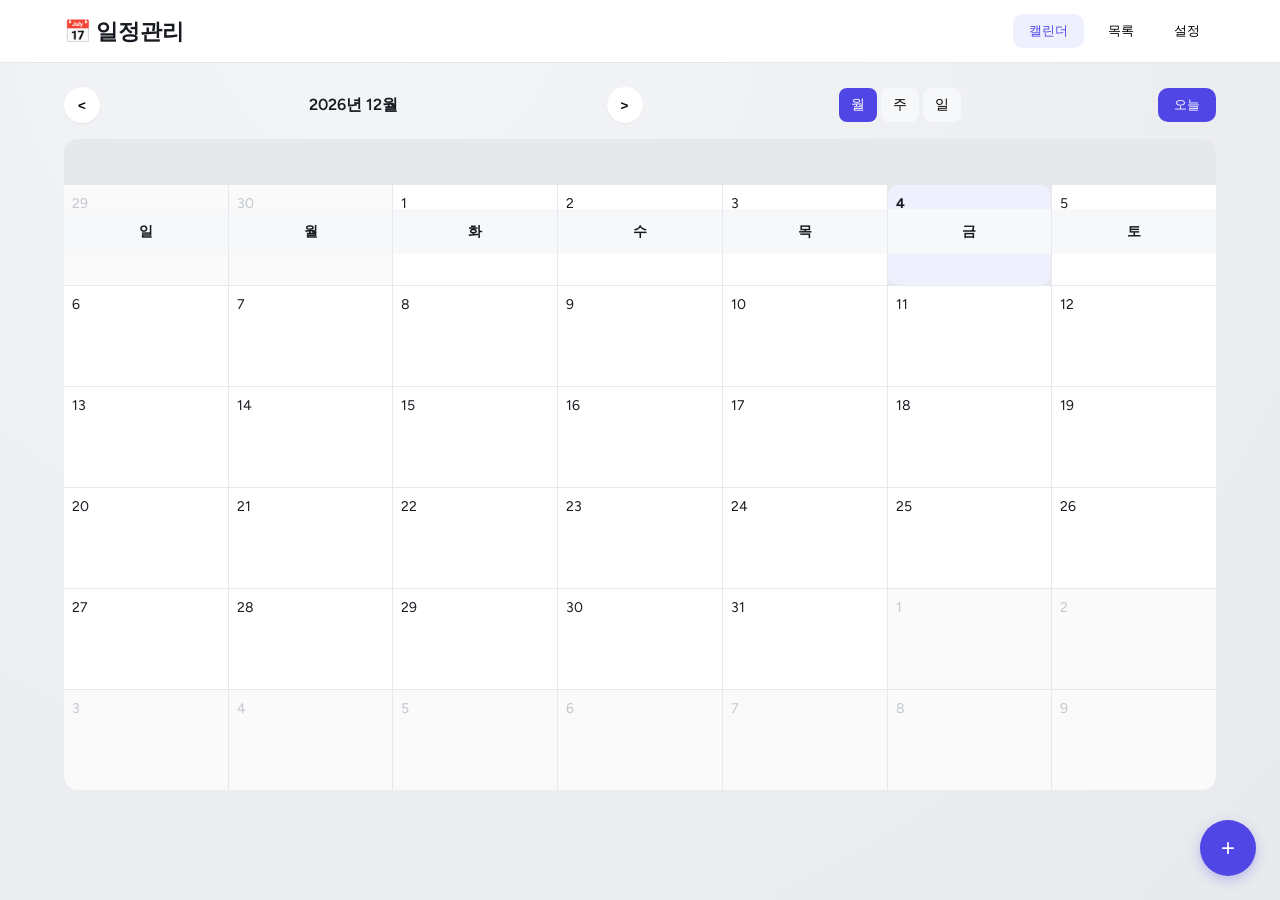
<file: calendar.html>
<!DOCTYPE html>
<html lang="ko">
<head>
    <meta charset="UTF-8">
    <meta name="viewport" content="width=device-width, initial-scale=1.0">
    <title>📅 일정관리</title>
    <link href="https://fonts.googleapis.com/css2?family=Figtree:wght@400;500;600;700;800&display=swap" rel="stylesheet">
    <link rel="stylesheet" href="styles.css">
</head>
<body>
    <!-- 헤더/네비게이션 바 -->
    <header class="header">
        <div class="header-content">
            <h1 class="logo">📅 일정관리</h1>
            <nav class="main-nav">
                <button class="nav-tab active" data-view="calendar">캘린더</button>
                <button class="nav-tab" data-view="list">목록</button>
                <button class="nav-tab" data-view="settings">설정</button>
            </nav>
        </div>
    </header>

    <!-- 콘텐츠 영역 -->
    <main class="main-content">
        <!-- 캘린더 뷰 -->
        <section id="calendar-view" class="view active">
            <div class="calendar-header">
                <button class="nav-btn" id="prev-month">&lt;</button>
                <h2 class="current-month" id="current-month">2026년 7월</h2>
                <button class="nav-btn" id="next-month">&gt;</button>
                <div class="view-tabs">
                    <button class="view-tab active" data-view="month">월</button>
                    <button class="view-tab" data-view="week">주</button>
                    <button class="view-tab" data-view="day">일</button>
                </div>
                <button class="today-btn" id="today-btn">오늘</button>
            </div>

            <div class="calendar-grid" id="calendar-grid">
                <!-- 캘린더 그리드가 여기에 생성됨 -->
            </div>

            <button class="fab" id="add-event-btn">+</button>
        </section>

        <!-- 목록 뷰 -->
        <section id="list-view" class="view">
            <div class="list-header">
                <div class="search-bar">
                    <input type="text" id="search-input" placeholder="일정 검색">
                    <button class="search-btn">🔍</button>
                </div>
                <div class="filter-buttons">
                    <button class="filter-btn active" data-filter="all">전체</button>
                    <button class="filter-btn" data-filter="work">직무</button>
                    <button class="filter-btn" data-filter="personal">개인</button>
                    <button class="filter-btn" data-filter="health">건강</button>
                    <button class="filter-btn" data-filter="deadline">마감</button>
                </div>
            </div>

            <div class="event-list" id="event-list">
                <!-- 이벤트 목록이 여기에 생성됨 -->
            </div>

            <button class="fab fab-bottom" id="add-list-event-btn">+</button>
        </section>

        <!-- 설정 뷰 -->
        <section id="settings-view" class="view">
            <div class="settings-container">
                <h2>설정</h2>
                
                <div class="setting-section">
                    <h3>카테고리 관리</h3>
                    <div class="categories-list" id="categories-list">
                        <!-- 카테고리 목록이 여기에 생성됨 -->
                    </div>
                    <button class="add-category-btn">+ 새 카테고리 추가</button>
                </div>

                <div class="setting-section">
                    <h3>테마 설정</h3>
                    <div class="theme-toggle">
                        <label class="theme-label">
                            <input type="radio" name="theme" value="light" checked> 라이트
                        </label>
                        <label class="theme-label">
                            <input type="radio" name="theme" value="dark"> 다크
                        </label>
                    </div>
                </div>

                <div class="setting-section">
                    <h3>데이터 관리</h3>
                    <button class="export-btn">내보내기 (JSON)</button>
                    <button class="import-btn">가져오기 (JSON)</button>
                </div>
            </div>
        </section>
    </main>

    <!-- 모달 -->
    <div class="modal-overlay" id="modal-overlay">
        <div class="modal" id="event-modal">
            <div class="modal-header">
                <h3 id="modal-title">일정 등록</h3>
                <button class="close-btn">&times;</button>
            </div>
            <div class="modal-body">
                <form id="event-form">
                    <div class="form-group">
                        <label for="event-title">제목*</label>
                        <input type="text" id="event-title" required maxlength="100">
                        <span class="error-message" id="title-error"></span>
                    </div>
                    <div class="form-group date-time-group">
                        <label>일시</label>
                        <div class="date-time-row">
                            <input type="date" id="event-start-date">
                            <input type="time" id="event-start-time">
                        </div>
                        <div class="date-time-row">
                            <input type="date" id="event-end-date">
                            <input type="time" id="event-end-time">
                        </div>
                        <div class="checkbox-group">
                            <label>
                                <input type="checkbox" id="all-day-checkbox"> 종일 일정
                            </label>
                        </div>
                    </div>
                    <div class="form-group">
                        <label for="event-location">장소</label>
                        <input type="text" id="event-location" maxlength="200">
                    </div>
                    <div class="form-group">
                        <label for="event-description">메모</label>
                        <textarea id="event-description" rows="3" maxlength="500"></textarea>
                    </div>
                    <div class="form-group">
                        <label for="event-category">카테고리</label>
                        <select id="event-category">
                            <!-- 카테고리 옵션은 JS로 생성 -->
                        </select>
                    </div>
                </form>
            </div>
            <div class="modal-footer">
                <button class="btn btn-secondary" id="cancel-btn">취소</button>
                <button class="btn btn-primary" id="save-btn">저장</button>
            </div>
        </div>
    </div>

    <!-- 삭제 확인 모달 -->
    <div class="modal-overlay" id="delete-modal-overlay">
        <div class="modal delete-modal" id="delete-modal">
            <div class="modal-header">
                <h3>일정 삭제</h3>
                <button class="close-btn">&times;</button>
            </div>
            <div class="modal-body">
                <p>이 일정을 정말 삭제하시겠습니까?</p>
                <p>(이 작업은 되돌릴 수 없습니다)</p>
            </div>
            <div class="modal-footer">
                <button class="btn btn-secondary" id="delete-cancel-btn">취소</button>
                <button class="btn btn-danger" id="delete-confirm-btn">삭제</button>
            </div>
        </div>
    </div>

    <!-- 토스트 알림 -->
    <div class="toast" id="toast"></div>

    <script src="app.js"></script>
</body>
</html>
</file>
<file: styles.css>
/* 전역 스타일 */
* {
    margin: 0;
    padding: 0;
    box-sizing: border-box;
}

body {
    font-family: 'Figtree', -apple-system, "Segoe UI", Roboto, sans-serif;
    font-size: 14px;
    line-height: 1.5;
    color: #171A20;
    background: radial-gradient(circle at 30% 0%, #F4F5F7, #E7E9ED);
    min-height: 100vh;
}

/* 헤더 */
.header {
    position: sticky;
    top: 0;
    background: #FFFFFF;
    border-bottom: 1px solid #E6E8EC;
    z-index: 100;
}

.header-content {
    display: flex;
    justify-content: space-between;
    align-items: center;
    padding: 14px 24px;
    max-width: 1200px;
    margin: 0 auto;
}

.logo {
    font-size: 22px;
    font-weight: 700;
    color: #171A20;
}

.main-nav {
    display: flex;
    gap: 8px;
}

.nav-tab {
    padding: 8px 16px;
    border: none;
    background: transparent;
    font-weight: 500;
    cursor: pointer;
    border-radius: 10px;
    transition: all 0.2s ease;
}

.nav-tab.active {
    background-color: #EEF0FE;
    color: #4F46E5;
}

/* 메인 콘텐츠 */
.main-content {
    max-width: 1200px;
    margin: 0 auto;
    padding: 24px;
}

.view {
    display: none;
}

.view.active {
    display: block;
}

/* 캘린더 뷰 */
.calendar-header {
    display: flex;
    justify-content: space-between;
    align-items: center;
    margin-bottom: 16px;
    flex-wrap: wrap;
    gap: 12px;
}

.nav-btn {
    width: 36px;
    height: 36px;
    border-radius: 50%;
    border: none;
    background: #FFFFFF;
    cursor: pointer;
    font-weight: 600;
    display: flex;
    align-items: center;
    justify-content: center;
    box-shadow: 0 1px 2px rgba(0,0,0,0.05);
    transition: all 0.2s ease;
}

.nav-btn:hover {
    background-color: #F7F8FA;
    transform: scale(1.05);
}

.current-month {
    font-size: 16px;
    font-weight: 600;
    margin: 0 12px;
    text-align: center;
}

.view-tabs {
    display: flex;
    gap: 4px;
}

.view-tab {
    padding: 8px 12px;
    border-radius: 8px;
    background: #F7F8FA;
    border: none;
    font-weight: 500;
    cursor: pointer;
    transition: all 0.2s ease;
    font-size: 14px;
}

.view-tab.active {
    background-color: #4F46E5;
    color: white;
}

.today-btn {
    padding: 8px 16px;
    border-radius: 10px;
    background: #4F46E5;
    color: white;
    border: none;
    font-weight: 500;
    cursor: pointer;
    transition: all 0.2s ease;
}

.today-btn:hover {
    background-color: #4338CA;
}

/* 캘린더 그리드 */
.calendar-grid {
    display: grid;
    grid-template-columns: repeat(7, 1fr);
    gap: 1px;
    margin-bottom: 50px;
    background: #E6E8EC;
    border-radius: 14px;
    overflow: hidden;
}

.calendar-header-cell {
    padding: 12px 8px;
    text-align: center;
    font-weight: 600;
    background: #F7F8FA;
    position: sticky;
    top: 70px;
    z-index: 10;
}

.calendar-cell {
    min-height: 100px;
    padding: 8px;
    background: white;
    position: relative;
    transition: all 0.2s ease;
}

.calendar-cell:hover {
    background-color: #F7F8FA;
}

.other-month {
    color: #C2C6CE;
    background-color: #fafafa;
}

.today-cell {
    background-color: #EEF0FE;
    font-weight: bold;
    border-radius: 10px;
}

.event-chip {
    padding: 4px 8px;
    margin-bottom: 4px;
    border-radius: 6px;
    font-size: 12px;
    white-space: nowrap;
    overflow: hidden;
    text-overflow: ellipsis;
    cursor: pointer;
    transition: all 0.2s ease;
    display: flex;
    align-items: center;
    gap: 4px;
}

.event-chip:hover {
    transform: scale(1.02);
}

/* 이벤트 칩 색상 */
.event-chip.work { background-color: #E2E8F0; color: #171A20; }
.event-chip.personal { background-color: #FEF3C7; color: #92400E; }
.event-chip.health { background-color: #D1FAE5; color: #047857; }
.event-chip.deadline { background-color: #FEE2E2; color: #991B1B; }
.event-chip.important { background-color: #E2E8F0; color: #171A20; }

/* 팝업 버튼 (FAB) */
.fab {
    position: fixed;
    right: 24px;
    bottom: 24px;
    width: 56px;
    height: 56px;
    border-radius: 50%;
    background: #4F46E5;
    color: white;
    border: none;
    font-size: 24px;
    cursor: pointer;
    box-shadow: 0 4px 12px rgba(79, 70, 229, 0.3);
    display: flex;
    align-items: center;
    justify-content: center;
    z-index: 50;
    transition: all 0.2s ease;
}

.fab:hover {
    background: #4338CA;
    transform: scale(1.05);
}

/* 목록 뷰 */
.list-header {
    margin-bottom: 16px;
}

.search-bar {
    display: flex;
    gap: 8px;
    margin-bottom: 16px;
}

#search-input {
    flex: 1;
    padding: 10px 12px;
    border-radius: 10px;
    border: 1px solid #E6E8EC;
    font-size: 14px;
    transition: all 0.2s ease;
}

#search-input:focus {
    outline: none;
    border-color: #4F46E5;
    box-shadow: 0 0 0 2px rgba(79, 70, 229, 0.2);
}

.search-btn {
    padding: 10px 16px;
    border-radius: 10px;
    border: 1px solid #E6E8EC;
    background: white;
    cursor: pointer;
    font-size: 14px;
    transition: all 0.2s ease;
}

.filter-buttons {
    display: flex;
    gap: 8px;
    flex-wrap: wrap;
}

.filter-btn {
    padding: 6px 12px;
    border-radius: 8px;
    border: none;
    background: #F7F8FA;
    cursor: pointer;
    font-size: 12px;
    transition: all 0.2s ease;
}

.filter-btn.active {
    background-color: #4F46E5;
    color: white;
}

/* 이벤트 리스트 */
.event-card {
    display: flex;
    align-items: center;
    gap: 12px;
    padding: 12px;
    border-radius: 14px;
    background: #FFFFFF;
    margin-bottom: 8px;
    box-shadow: 0 2px 4px rgba(0,0,0,0.05);
    transition: all 0.2s ease;
}

.event-card:hover {
    transform: translateY(-2px);
    box-shadow: 0 4px 12px rgba(0,0,0,0.08);
}

.event-color-bar {
    width: 3px;
    height: 100%;
    border-radius: 2px;
    flex-shrink: 0;
}

.event-details {
    flex: 1;
}

.event-title {
    font-size: 14.5px;
    font-weight: 600;
    margin-bottom: 4px;
}

.event-date {
    font-size: 12.5px;
    color: #7C828D;
    display: flex;
    align-items: center;
    gap: 6px;
}

.event-location {
    font-size: 11.5px;
    color: #7C828D;
    margin-top: 4px;
    display: flex;
    align-items: center;
    gap: 4px;
}

.event-actions {
    display: flex;
    gap: 8px;
}

.event-actions button {
    width: 30px;
    height: 30px;
    border-radius: 8px;
    border: none;
    background: #F7F8FA;
    cursor: pointer;
    display: flex;
    align-items: center;
    justify-content: center;
    transition: all 0.2s ease;
}

.event-actions button:hover {
    background: #4F46E5;
    color: white;
}

/* 설정 뷰 */
.settings-container {
    max-width: 800px;
    margin: 0 auto;
}

.setting-section {
    margin-bottom: 32px;
    padding: 16px;
    border-radius: 14px;
    background: #FFFFFF;
    box-shadow: 0 2px 4px rgba(0,0,0,0.05);
}

.setting-section h3 {
    margin-bottom: 12px;
    font-size: 16px;
    font-weight: 700;
}

.categories-list {
    display: flex;
    flex-direction: column;
    gap: 10px;
    margin-bottom: 16px;
}

.category-item {
    display: flex;
    align-items: center;
    justify-content: space-between;
    padding: 10px 12px;
    border-radius: 10px;
    background: #F7F8FA;
}

.category-color {
    width: 20px;
    height: 20px;
    border-radius: 4px;
    margin-right: 12px;
    flex-shrink: 0;
}

.add-category-btn, .export-btn, .import-btn {
    padding: 8px 16px;
    border-radius: 10px;
    border: 1px solid #E6E8EC;
    background: white;
    cursor: pointer;
    transition: all 0.2s ease;
    margin-right: 8px;
    font-size: 14px;
}

.export-btn, .import-btn {
    background: #F7F8FA;
}

.theme-toggle {
    display: flex;
    gap: 16px;
    align-items: center;
}

.theme-label {
    display: flex;
    align-items: center;
    gap: 6px;
    cursor: pointer;
}

/* 모달 */
.modal-overlay {
    position: fixed;
    top: 0;
    left: 0;
    width: 100%;
    height: 100%;
    background: rgba(0, 0, 0, 0.6);
    display: none;
    align-items: center;
    justify-content: center;
    z-index: 1000;
}

.modal {
    background: white;
    border-radius: 14px;
    width: 90%;
    max-width: 560px;
    max-height: 90vh;
    overflow-y: auto;
    box-shadow: 0 20px 40px -32px rgba(23,26,32,0.28);
    animation: modalFadeIn 0.3s ease;
}

@keyframes modalFadeIn {
    from { opacity: 0; transform: translateY(-20px); }
    to { opacity: 1; transform: translateY(0); }
}

.modal-header {
    padding: 20px;
    border-bottom: 1px solid #EEF0F3;
    display: flex;
    justify-content: space-between;
    align-items: center;
}

.modal-header h3 {
    font-size: 16px;
    font-weight: 700;
    margin: 0;
}

.close-btn {
    background: none;
    border: none;
    font-size: 24px;
    cursor: pointer;
    color: #7C828D;
    padding: 0;
    width: 32px;
    height: 32px;
    display: flex;
    align-items: center;
    justify-content: center;
    border-radius: 50%;
    transition: all 0.2s ease;
}

.close-btn:hover {
    background: #F7F8FA;
    color: #171A20;
}

.modal-body {
    padding: 20px;
}

.form-group {
    margin-bottom: 16px;
}

.form-group label {
    display: block;
    font-size: 11px;
    font-weight: 600;
    margin-bottom: 4px;
    color: #5B616E;
    text-transform: uppercase;
    letter-spacing: 0.08em;
}

#event-form input,
#event-form select,
#event-form textarea {
    width: 100%;
    padding: 10px 12px;
    border-radius: 10px;
    border: 1px solid #E6E8EC;
    font-size: 14px;
    transition: all 0.2s ease;
    background: #FFFFFF;
    color: #171A20;
}

#event-form input:focus,
#event-form select:focus,
#event-form textarea:focus {
    outline: none;
    border-color: #4F46E5;
    box-shadow: 0 0 0 2px rgba(79, 70, 229, 0.2);
}

.date-time-row {
    display: flex;
    gap: 8px;
    margin-bottom: 8px;
}

.checkbox-group {
    display: flex;
    align-items: center;
    margin-top: 8px;
}

.checkbox-group input {
    margin-right: 8px;
}

.error-message {
    color: #DC2626;
    font-size: 12px;
    margin-top: 4px;
    display: block;
}

.modal-footer {
    padding: 20px;
    border-top: 1px solid #EEF0F3;
    display: flex;
    justify-content: flex-end;
    gap: 12px;
}

/* 버튼 */
.btn {
    padding: 9px 16px;
    border-radius: 10px;
    font-weight: 600;
    font-size: 14px;
    cursor: pointer;
    border: none;
    transition: all 0.2s ease;
}

.btn-primary {
    background: #4F46E5;
    color: white;
}

.btn-primary:hover {
    background: #4338CA;
}

.btn-secondary {
    background: #FFFFFF;
    border: 1px solid #E6E8EC;
    color: #5B616E;
}

.btn-danger {
    background: #DC2626;
    color: white;
}

/* 토스트 알림 */
.toast {
    position: fixed;
    bottom: 20px;
    left: 50%;
    transform: translateX(-50%);
    padding: 12px 24px;
    border-radius: 10px;
    background: #171A20;
    color: white;
    box-shadow: 0 8px 24px rgba(0,0,0,0.2);
    z-index: 2000;
    opacity: 0;
    transition: opacity 0.3s ease;
}

.toast.show {
    opacity: 1;
}

/* 반응형 */
@media (max-width: 768px) {
    .header-content {
        flex-direction: column;
        gap: 12px;
    }
    
    .calendar-header {
        flex-direction: column;
        align-items: stretch;
    }
    
    .current-month {
        margin: 8px 0;
    }
    
    .view-tabs {
        justify-content: center;
    }
    
    .search-bar {
        flex-direction: column;
    }
    
    .filter-buttons {
        justify-content: center;
    }
    
    .fab {
        bottom: 70px;
    }
}

@media (max-width: 480px) {
    body {
        padding: 12px;
    }
    
    .calendar-grid {
        gap: 0;
    }
    
    .calendar-cell {
        min-height: 44px;
        padding: 4px;
    }
    
    .event-chip {
        font-size: 10px;
        padding: 2px 4px;
    }
    
    .modal {
        margin: 12px;
        max-width: none;
    }
    
    .fab-bottom {
        position: fixed;
        right: 24px;
        bottom: 70px;
    }
}
</file>
